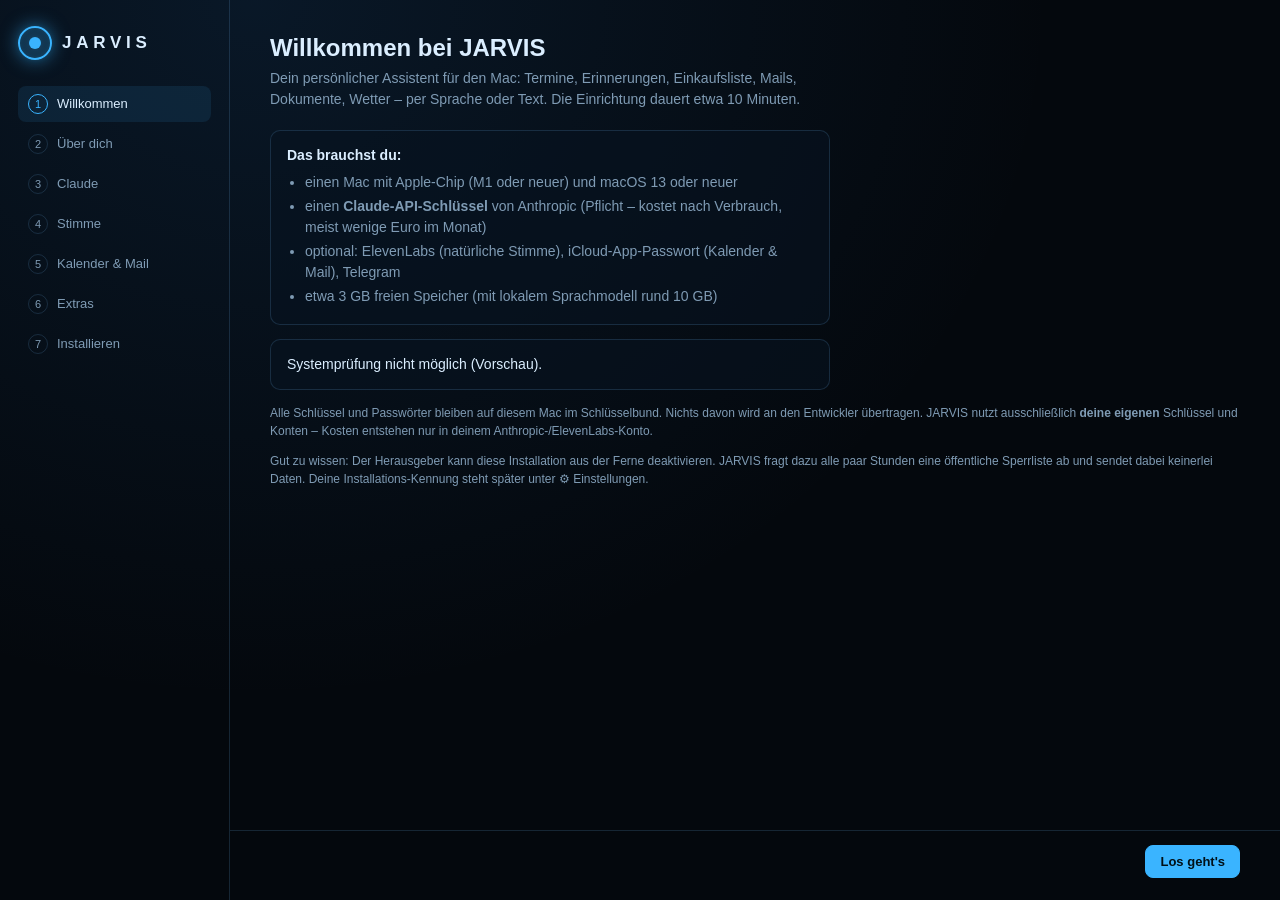
<file: installer/assistent.html>
<!doctype html>
<html lang="de">
<head>
<meta charset="utf-8">
<meta name="viewport" content="width=device-width, initial-scale=1">
<title>JARVIS einrichten</title>
<style>
:root{--bg:#04080d;--panel:#081320;--line:rgba(120,190,255,.16);--text:#dbeeff;--dim:#7f9bb4;--acc:#3ab4ff;
  --ok:#3ddc97;--warn:#f2b84b;--crit:#ff6b6b;--sans:-apple-system,"SF Pro Text","Helvetica Neue",sans-serif;
  --mono:"SF Mono",Menlo,monospace}
*{box-sizing:border-box}
html,body{margin:0;height:100%;background:var(--bg);color:var(--text);font:14px/1.5 var(--sans);-webkit-user-select:none;user-select:none}
body{display:grid;grid-template-columns:230px 1fr;background:radial-gradient(ellipse at 20% 0%,rgba(40,120,200,.14),transparent 55%),var(--bg)}
aside{border-right:1px solid var(--line);padding:26px 18px;display:flex;flex-direction:column;gap:4px}
.logo{display:flex;align-items:center;gap:10px;margin-bottom:22px}
.ring{width:34px;height:34px;border-radius:50%;border:2px solid var(--acc);box-shadow:0 0 18px rgba(58,180,255,.55),inset 0 0 12px rgba(58,180,255,.4);position:relative}
.ring::after{content:"";position:absolute;inset:9px;border-radius:50%;background:var(--acc);box-shadow:0 0 14px var(--acc)}
.logo b{font:600 17px var(--sans);letter-spacing:.28em}
.schritt{padding:8px 10px;border-radius:8px;color:var(--dim);font-size:13px;display:flex;gap:9px;align-items:center}
.schritt i{font-style:normal;width:20px;height:20px;border-radius:50%;border:1px solid var(--line);display:grid;place-items:center;font-size:11px}
.schritt.aktiv{background:rgba(58,180,255,.1);color:var(--text)}
.schritt.aktiv i{border-color:var(--acc);color:var(--acc)}
.schritt.fertig i{background:var(--acc);border-color:var(--acc);color:#001018}
aside .fuss{margin-top:auto;font-size:11px;color:var(--dim)}
main{display:flex;flex-direction:column;min-width:0}
.seite{display:none;padding:34px 40px 10px;overflow:auto;flex:1}
.seite.zeige{display:block}
h1{font:600 24px var(--sans);margin:0 0 6px}
h2{font:600 15px var(--sans);margin:22px 0 8px;color:#bfe3ff}
p.lead{color:var(--dim);margin:0 0 20px;max-width:560px}
.feld{margin:0 0 14px;max-width:560px}
.feld label{display:block;font-size:12px;color:var(--dim);margin:0 0 5px;letter-spacing:.02em}
.feld label em{font-style:normal;color:var(--acc)}
.zeile{display:flex;gap:8px;align-items:center}
input[type=text],input[type=password],select{-webkit-user-select:text;user-select:text;width:100%;padding:9px 11px;border-radius:8px;border:1px solid var(--line);
  background:var(--panel);color:var(--text);font:14px var(--sans);outline:none}
input:focus,select:focus{border-color:var(--acc);box-shadow:0 0 0 3px rgba(58,180,255,.15)}
input.mono{font-family:var(--mono);font-size:12.5px}
.hilfe{font-size:12px;color:var(--dim);margin-top:5px}
.hilfe a,a{color:var(--acc);text-decoration:none;cursor:pointer}
button{font:500 13px var(--sans);padding:8px 14px;border-radius:8px;border:1px solid var(--line);background:var(--panel);color:var(--text);cursor:pointer;white-space:nowrap}
button:hover{border-color:var(--acc)}
button.haupt{background:var(--acc);border-color:var(--acc);color:#001018;font-weight:600}
button:disabled{opacity:.45;cursor:default}
.status{font-size:12px;min-height:18px;margin-top:5px}
.status.ok{color:var(--ok)}.status.warn{color:var(--warn)}.status.fehler{color:var(--crit)}
.box{border:1px solid var(--line);border-radius:10px;padding:14px 16px;background:rgba(8,19,32,.6);max-width:560px;margin:0 0 14px}
.check{display:flex;gap:10px;align-items:flex-start;margin:0 0 12px;max-width:560px;cursor:pointer}
.check input{margin-top:3px;accent-color:var(--acc)}
.check small{display:block;color:var(--dim)}
.kinder .zeile{margin-bottom:6px}
.kinder input:first-child{width:90px;flex:none}
nav{display:flex;justify-content:space-between;align-items:center;padding:14px 40px 22px;border-top:1px solid var(--line)}
nav .hinweis{color:var(--warn);font-size:12px}
ul.liste{margin:6px 0 0;padding-left:18px;color:var(--dim)}
ul.liste li{margin:3px 0}
.zusammen{max-width:560px;font-size:13px}
.zusammen div{display:flex;justify-content:space-between;border-bottom:1px solid var(--line);padding:7px 0}
.zusammen span:last-child{color:var(--dim);text-align:right}
.fort{max-width:600px}
.balken{height:6px;border-radius:3px;background:var(--panel);overflow:hidden;margin:14px 0 18px}
.balken div{height:100%;width:0;background:linear-gradient(90deg,#1f7fd1,var(--acc));transition:width .5s ease;box-shadow:0 0 12px var(--acc)}
.schritte div{display:flex;gap:10px;align-items:center;padding:5px 0;color:var(--dim);font-size:13px}
.schritte div.laeuft{color:var(--text)}
.schritte div.laeuft::before{content:"";width:10px;height:10px;border-radius:50%;border:2px solid var(--acc);border-top-color:transparent;animation:d 0.9s linear infinite}
.schritte div.ok::before{content:"✓";color:var(--ok);width:14px}
.schritte div.warten::before{content:"·";width:14px;text-align:center}
.schritte div.fehler::before{content:"✕";color:var(--crit);width:14px}
@keyframes d{to{transform:rotate(360deg)}}
pre.log{-webkit-user-select:text;user-select:text;font:11px/1.45 var(--mono);color:var(--dim);background:#02060a;border:1px solid var(--line);border-radius:8px;
  padding:10px;height:150px;overflow:auto;white-space:pre-wrap;margin-top:14px}
.gross{font-size:52px;line-height:1;margin:8px 0 14px}
</style>
</head>
<body>
<aside>
  <div class="logo"><div class="ring"></div><b>JARVIS</b></div>
  <div class="schritt" data-s="0"><i>1</i>Willkommen</div>
  <div class="schritt" data-s="1"><i>2</i>Über dich</div>
  <div class="schritt" data-s="2"><i>3</i>Claude</div>
  <div class="schritt" data-s="3"><i>4</i>Stimme</div>
  <div class="schritt" data-s="4"><i>5</i>Kalender &amp; Mail</div>
  <div class="schritt" data-s="5"><i>6</i>Extras</div>
  <div class="schritt" data-s="6"><i>7</i>Installieren</div>
  <div class="fuss" id="version">–</div>
</aside>
<main>
  <!-- 0 Willkommen -->
  <section class="seite" data-s="0">
    <h1>Willkommen bei JARVIS</h1>
    <p class="lead">Dein persönlicher Assistent für den Mac: Termine, Erinnerungen, Einkaufsliste, Mails, Dokumente,
      Wetter – per Sprache oder Text. Die Einrichtung dauert etwa 10 Minuten.</p>
    <div class="box">
      <b>Das brauchst du:</b>
      <ul class="liste">
        <li>einen Mac mit Apple-Chip (M1 oder neuer) und macOS 13 oder neuer</li>
        <li>einen <b>Claude-API-Schlüssel</b> von Anthropic (Pflicht – kostet nach Verbrauch, meist wenige Euro im Monat)</li>
        <li>optional: ElevenLabs (natürliche Stimme), iCloud-App-Passwort (Kalender &amp; Mail), Telegram</li>
        <li>etwa 3 GB freien Speicher (mit lokalem Sprachmodell rund 10 GB)</li>
      </ul>
    </div>
    <div class="box" id="systembox">Prüfe deinen Mac …</div>
    <p class="hilfe">Alle Schlüssel und Passwörter bleiben auf diesem Mac im Schlüsselbund. Nichts davon wird an den Entwickler übertragen.
      JARVIS nutzt ausschließlich <b>deine eigenen</b> Schlüssel und Konten – Kosten entstehen nur in deinem Anthropic-/ElevenLabs-Konto.</p>
    <p class="hilfe">Gut zu wissen: Der Herausgeber kann diese Installation aus der Ferne deaktivieren. JARVIS fragt dazu alle paar
      Stunden eine öffentliche Sperrliste ab und sendet dabei keinerlei Daten. Deine Installations-Kennung steht später unter ⚙ Einstellungen.</p>
  </section>

  <!-- 1 Über dich -->
  <section class="seite" data-s="1">
    <h1>Über dich</h1>
    <p class="lead">Damit JARVIS dich richtig anspricht und das Wetter für deinen Ort kennt.</p>
    <div class="feld"><label>Wie soll JARVIS dich nennen? <em>*</em></label><input type="text" id="name" placeholder="Vorname"></div>
    <div class="feld"><label>Begrüßung</label>
      <select id="anrede">
        <option value="Sir">„Guten Morgen, Sir.“</option>
        <option value="Ma'am">„Guten Morgen, Ma'am.“</option>
        <option value="NAME">„Guten Morgen, &lt;Vorname&gt;.“</option>
        <option value="">„Guten Morgen.“</option>
      </select></div>
    <div class="feld"><label>Wohnort (für Wetter und Suche)</label><input type="text" id="ort" placeholder="z. B. Hamburg"></div>
  </section>

  <!-- 2 Claude -->
  <section class="seite" data-s="2">
    <h1>Claude – das Gehirn</h1>
    <p class="lead">JARVIS denkt mit Claude von Anthropic. Dafür brauchst du einen eigenen API-Schlüssel.</p>
    <div class="box">
      <b>So bekommst du ihn (2 Minuten):</b>
      <ul class="liste">
        <li><a data-url="https://console.anthropic.com/">console.anthropic.com</a> öffnen und Konto anlegen</li>
        <li>unter <i>Billing</i> ein Guthaben aufladen (z. B. 10 $)</li>
        <li>unter <i>API Keys</i> → <i>Create Key</i> – den Schlüssel kopieren (beginnt mit <code>sk-ant-</code>)</li>
      </ul>
    </div>
    <div class="feld"><label>Anthropic-API-Schlüssel <em>*</em></label>
      <div class="zeile"><input type="password" class="mono" id="k_anthropic" placeholder="sk-ant-…"><button data-pruef="anthropic">Prüfen</button></div>
      <div class="status" id="st_anthropic"></div></div>
  </section>

  <!-- 3 Stimme -->
  <section class="seite" data-s="3">
    <h1>Stimme</h1>
    <p class="lead">Ohne Angaben spricht JARVIS mit der eingebauten Mac-Stimme. Mit ElevenLabs klingt er wie ein echter Butler.</p>
    <div class="feld"><label>ElevenLabs-API-Schlüssel (optional)</label>
      <div class="zeile"><input type="password" class="mono" id="k_elevenlabs" placeholder="sk_…"><button data-pruef="elevenlabs">Prüfen</button></div>
      <div class="hilfe"><a data-url="https://elevenlabs.io/app/settings/api-keys">elevenlabs.io → Settings → API Keys</a> (Rechte: Text to Speech)</div>
      <div class="status" id="st_elevenlabs"></div></div>
    <div class="feld"><label>Voice-ID der deutschen Stimme (optional)</label>
      <input type="text" class="mono" id="stimme_de" placeholder="z. B. aus der Voice Library → „ID kopieren“">
      <div class="hilfe">Leer lassen = Standardstimme. Später änderbar mit <code>jarvis stimme de &lt;ID&gt;</code>.</div></div>
    <label class="check"><input type="checkbox" id="weckwort"><span>Auf „Hey Jarvis“ hören<small>Das Mikrofon hört lokal auf das Weckwort – nichts verlässt dabei den Mac.</small></span></label>
  </section>

  <!-- 4 Kalender & Mail -->
  <section class="seite" data-s="4">
    <h1>Kalender &amp; Mail</h1>
    <p class="lead">Für Termine und Mails aus iCloud. Überspringen geht auch – Erinnerungen, Notizen und Kontakte funktionieren trotzdem.</p>
    <div class="box">
      <b>App-spezifisches Passwort erstellen:</b>
      <ul class="liste">
        <li><a data-url="https://account.apple.com/account/manage">account.apple.com</a> → <i>Anmeldung und Sicherheit</i></li>
        <li><i>App-spezifische Passwörter</i> → „+“ → Name „JARVIS“</li>
        <li>Das Passwort sieht so aus: <code>abcd-efgh-ijkl-mnop</code> (nicht dein normales Apple-Passwort)</li>
      </ul>
    </div>
    <div class="feld"><label>Apple-ID (E-Mail)</label><input type="text" id="apple_id" placeholder="name@icloud.com"></div>
    <div class="feld"><label>iCloud-Mailadresse, falls anders</label><input type="text" id="icloud_mail" placeholder="leer = wie Apple-ID"></div>
    <div class="feld"><label>App-spezifisches Passwort</label><input type="password" class="mono" id="icloud_pw" placeholder="xxxx-xxxx-xxxx-xxxx">
      <div class="hilfe">Wird beim Installieren geprüft.</div></div>
  </section>

  <!-- 5 Extras -->
  <section class="seite" data-s="5">
    <h1>Extras</h1>
    <p class="lead">Alles optional – lässt sich später ergänzen.</p>
    <label class="check"><input type="checkbox" id="lokal" checked><span>Lokales Sprachmodell installieren (empfohlen)
      <small>Private Themen wie Gesundheit oder Finanzen bleiben auf dem Mac. Lädt ca. 7 GB im Hintergrund.</small></span></label>
    <div class="feld"><label>Dokumenten-Ordner (Archiv)</label>
      <div class="zeile"><input type="text" id="archiv" placeholder="kein Ordner – Archivsuche aus" readonly><button id="archivwahl">Wählen …</button></div>
      <div class="hilfe">JARVIS durchsucht ihn, legt Post ab und zeigt Dokumente. Am besten ein Ordner in iCloud Drive.</div></div>
    <h2>Weitere Dienste</h2>
    <div class="feld"><label>Telegram-Bot-Token (JARVIS unterwegs)</label>
      <div class="zeile"><input type="password" class="mono" id="k_telegram" placeholder="123456:ABC…"><button data-pruef="telegram">Prüfen</button></div>
      <div class="hilfe">In Telegram <a data-url="https://t.me/BotFather">@BotFather</a> → /newbot. Danach dem Bot einmal „/start“ schreiben.</div>
      <div class="status" id="st_telegram"></div></div>
    <div class="feld"><label>Serper-Schlüssel (Bilder aus der Google-Suche)</label>
      <div class="zeile"><input type="password" class="mono" id="k_serper"><button data-pruef="serper">Prüfen</button></div>
      <div class="hilfe"><a data-url="https://serper.dev">serper.dev</a> – 2.500 Suchen kostenlos. Ohne: Bilder von Wikimedia.</div>
      <div class="status" id="st_serper"></div></div>
    <div class="feld"><label>YouTube-API-Schlüssel (Videos einbetten)</label>
      <div class="zeile"><input type="password" class="mono" id="k_youtube" placeholder="AIza…"><button data-pruef="youtube">Prüfen</button></div>
      <div class="status" id="st_youtube"></div></div>
    <h2>Für Beamte und Soldaten</h2>
    <label class="check"><input type="checkbox" id="bh_aktiv"><span>Arztrechnungen über Beihilfe und PKV verwalten
      <small>Erkennt gescannte Rechnungen, Bescheide und Erstattungen, erinnert an Anträge und Zahlungen.</small></span></label>
    <div id="bh_felder" hidden>
      <div class="feld kinder"><label>Personen (Kürzel wie auf deinen Rechnungen, voller Name)</label>
        <div class="zeile"><input type="text" placeholder="AB"><input type="text" placeholder="Vorname Nachname"></div>
        <div class="zeile"><input type="text" placeholder="CD"><input type="text" placeholder="Vorname Nachname"></div>
        <div class="zeile"><input type="text" placeholder="EF"><input type="text" placeholder="Vorname Nachname"></div></div>
      <div class="feld"><label>Excel-Übersicht (optional)</label>
        <div class="zeile"><input type="text" id="bh_excel" readonly placeholder="keine"><button id="excelwahl">Wählen …</button></div></div>
    </div>
  </section>

  <!-- 6 Installieren -->
  <section class="seite" data-s="6">
    <div id="vorher">
      <h1>Bereit</h1>
      <p class="lead">Prüfe kurz deine Angaben. Danach installiert JARVIS sich selbst – du kannst zusehen.</p>
      <div class="zusammen" id="zusammen"></div>
    </div>
    <div id="waehrend" hidden class="fort">
      <h1 id="fort_titel">JARVIS wird installiert …</h1>
      <p class="lead" id="fort_text">Das dauert einige Minuten. Bitte den Mac wach lassen.</p>
      <div class="balken"><div id="balken"></div></div>
      <div class="schritte" id="schritte"></div>
      <pre class="log" id="log"></pre>
    </div>
    <div id="danach" hidden>
      <div class="gross">✓</div>
      <h1>JARVIS ist bereit.</h1>
      <p class="lead" id="danach_text">Falls macOS nach Erlaubnis fragt (Kalender, Erinnerungen, Kontakte, Mikrofon), bitte jeweils mit „OK“ bestätigen.</p>
      <div class="box"><b>Erste Schritte:</b><ul class="liste">
        <li>Leertaste gedrückt halten und sprechen – oder einfach tippen</li>
        <li>„Was steht heute an?“ · „Setz Milch auf die Einkaufsliste“ · „Wie wird das Wetter?“</li>
        <li>Im Terminal: <code>jarvis status</code> zeigt den Zustand</li></ul></div>
    </div>
  </section>

  <nav>
    <button id="zurueck">Zurück</button>
    <span class="hinweis" id="navhinweis"></span>
    <button class="haupt" id="weiter">Weiter</button>
  </nav>
</main>

<script>
"use strict";
// ---------- Brücke zur Installer-App (Swift) ----------
const offen = {}; let nr = 0;
function ruf(name, daten = {}) {
  return new Promise((res) => {
    const id = ++nr; offen[id] = res;
    const h = window.webkit?.messageHandlers?.jarvis;
    if (h) h.postMessage({ id, name, daten }); else setTimeout(() => res({ fehler: "keine Installer-App" }), 10);
  });
}
window.antwort = (id, wert) => { const f = offen[id]; delete offen[id]; if (f) f(wert); };

const $ = (id) => document.getElementById(id);
let seite = 0, info = {}, installiert = false, laeuft = false;
const pflicht = { 1: () => $("name").value.trim() ? "" : "Bitte einen Namen eingeben.",
                  2: () => /^sk-ant-/.test($("k_anthropic").value.trim()) ? "" : "Bitte einen gültigen Anthropic-Schlüssel eingeben (beginnt mit sk-ant-)." };

function zeige(n) {
  seite = n;
  document.querySelectorAll(".seite").forEach((s) => s.classList.toggle("zeige", +s.dataset.s === n));
  document.querySelectorAll(".schritt").forEach((s) => {
    s.classList.toggle("aktiv", +s.dataset.s === n); s.classList.toggle("fertig", +s.dataset.s < n);
  });
  $("zurueck").style.visibility = n === 0 || laeuft || installiert ? "hidden" : "visible";
  $("weiter").textContent = n === 6 ? (installiert ? "JARVIS öffnen" : "Installieren") : n === 0 ? "Los geht's" : "Weiter";
  $("weiter").disabled = laeuft || (n === 0 && info.blockiert);
  $("navhinweis").textContent = "";
  if (n === 6 && !laeuft && !installiert) zusammenfassen();
}
$("zurueck").onclick = () => zeige(Math.max(0, seite - 1));
$("weiter").onclick = async () => {
  if (seite === 6) { if (installiert) ruf("starten"); else installieren(); return; }
  const f = pflicht[seite]?.(); if (f) { $("navhinweis").textContent = f; return; }
  if (seite === 2 && !$("st_anthropic").classList.contains("ok")) {
    const ok = await pruefe("anthropic"); if (!ok) { $("navhinweis").textContent = "Der Schlüssel wurde nicht angenommen."; return; }
  }
  zeige(seite + 1);
};
document.addEventListener("click", (e) => { const a = e.target.closest("[data-url]"); if (a) { e.preventDefault(); ruf("oeffnen", { url: a.dataset.url }); } });

// ---------- Schlüssel prüfen ----------
async function pruefe(art) {
  const wert = $("k_" + art).value.trim(), st = $("st_" + art);
  if (!wert) { st.textContent = ""; st.className = "status"; return true; }
  st.textContent = "Prüfe …"; st.className = "status";
  const r = await ruf("pruefen", { art, wert });
  st.textContent = r.text || (r.ok ? "✓ gültig" : "✕ nicht angenommen");
  st.className = "status " + (r.ok ? (r.warn ? "warn" : "ok") : "fehler");
  return !!r.ok;
}
document.querySelectorAll("[data-pruef]").forEach((b) => b.onclick = () => pruefe(b.dataset.pruef));

// ---------- Ordner / Dateien ----------
$("archivwahl").onclick = async () => { const r = await ruf("ordnerWaehlen", { titel: "Dokumenten-Ordner wählen" }); if (r?.pfad) $("archiv").value = r.pfad; };
$("excelwahl").onclick = async () => { const r = await ruf("dateiWaehlen", { typen: ["xlsx", "xlsm"] }); if (r?.pfad) $("bh_excel").value = r.pfad; };
$("bh_aktiv").onchange = () => { $("bh_felder").hidden = !$("bh_aktiv").checked; };

// ---------- Angaben sammeln ----------
function angaben() {
  const name = $("name").value.trim();
  const an = $("anrede").value === "NAME" ? name : $("anrede").value;
  const archiv = $("archiv").value.trim();
  const kinder = [...document.querySelectorAll(".kinder .zeile")].map((z) => {
    const [k, n] = z.querySelectorAll("input"); return { kuerzel: k.value.trim(), name: n.value.trim() };
  }).filter((k) => k.kuerzel && k.name);
  let excel = $("bh_excel").value.trim();
  if (excel && archiv && excel.startsWith(archiv + "/")) excel = excel.slice(archiv.length + 1);
  return {
    name, anrede: an, ort: $("ort").value.trim(),
    schluessel: Object.fromEntries(["anthropic", "elevenlabs", "telegram", "serper", "youtube"].map((k) => [k, $("k_" + k).value.trim()])),
    stimme: { de: $("stimme_de").value.trim(), weckwort: $("weckwort").checked },
    icloud: { apple_id: $("apple_id").value.trim(), email: $("icloud_mail").value.trim(), pw: $("icloud_pw").value.trim() },
    archiv, lokal: $("lokal").checked, release_repo: info.release?.repo || "",
    beihilfe: { aktiv: $("bh_aktiv").checked, kinder, excel },
  };
}
function zusammenfassen() {
  const a = angaben(), ja = (x) => (x ? "✓" : "–");
  const zeilen = [["Name", a.name], ["Begrüßung", a.anrede ? `Guten Morgen, ${a.anrede}.` : "Guten Morgen."],
    ["Wohnort", a.ort || "–"], ["Claude", ja(a.schluessel.anthropic)],
    ["Stimme", a.schluessel.elevenlabs ? "ElevenLabs" : "Mac-Stimme"], ["Weckwort", ja(a.stimme.weckwort)],
    ["iCloud Kalender & Mail", a.icloud.apple_id ? a.icloud.apple_id : "–"],
    ["Lokales Modell", a.lokal ? "ja (lädt im Hintergrund)" : "nein"], ["Archiv", a.archiv ? a.archiv.split("/").pop() : "–"],
    ["Telegram", ja(a.schluessel.telegram)], ["Bilder (Serper)", ja(a.schluessel.serper)], ["YouTube", ja(a.schluessel.youtube)],
    ["Beihilfe/PKV", a.beihilfe.aktiv ? `ja (${a.beihilfe.kinder.length} Personen)` : "–"]];
  $("zusammen").innerHTML = zeilen.map(([k, v]) => `<div><span>${k}</span><span>${String(v).replace(/</g, "&lt;")}</span></div>`).join("");
}

// ---------- Installation ----------
const SCHRITTE = ["Mac prüfen", "Werkzeuge bereitstellen", "Programm kopieren", "Python-Umgebung und Pakete",
  "Einstellungen und Schlüssel speichern", "Hintergrunddienst starten", "JARVIS-App einrichten", "Lokales Modell", "Abschluss"];
function schritteZeigen() {
  $("schritte").innerHTML = SCHRITTE.map((s, i) => `<div class="warten" data-i="${i + 1}">${s}</div>`).join("");
}
function setzeSchritt(n, art) {
  document.querySelectorAll("#schritte div").forEach((d) => {
    const i = +d.dataset.i;
    if (i < n && !d.classList.contains("fehler")) d.className = "ok";
    if (i === n) d.className = art || "laeuft";
  });
  $("balken").style.width = Math.round(((n - 1) / SCHRITTE.length) * 100) + "%";
}
async function installieren() {
  laeuft = true; zeige(6);
  $("log").textContent = ""; $("fort_titel").textContent = "JARVIS wird installiert …";
  $("vorher").hidden = true; $("waehrend").hidden = false; schritteZeigen();
  const r = await ruf("installieren", { angaben: angaben() });
  if (r?.fehler) fertig(1, r.fehler);
}
// Zeilen aus dem Installationsskript: „SCHRITT n Titel“, „INFO …“, „WARN …“, „FEHLER …“, „FERTIG“
window.zeile = (t) => {
  const log = $("log"); log.textContent += t + "\n"; log.scrollTop = log.scrollHeight;
  let m;
  if ((m = t.match(/^SCHRITT (\d+)/))) setzeSchritt(+m[1]);
  else if ((m = t.match(/^INFO (.*)/))) $("fort_text").textContent = m[1];
  else if ((m = t.match(/^FEHLER (.*)/))) $("fort_text").textContent = "Problem: " + m[1];
};
window.fertig = (code, text) => {
  laeuft = false;
  if (code === 0) {
    installiert = true; $("balken").style.width = "100%";
    document.querySelectorAll("#schritte div").forEach((d) => { if (!d.classList.contains("fehler")) d.className = "ok"; });
    setTimeout(() => { $("waehrend").hidden = true; $("danach").hidden = false; zeige(6); }, 900);
  } else {
    const akt = document.querySelector("#schritte .laeuft"); if (akt) akt.className = "fehler";
    $("fort_titel").textContent = "Installation unterbrochen";
    $("fort_text").textContent = (text || "Siehe Protokoll unten.") + " Du kannst es erneut versuchen – bereits Erledigtes wird übersprungen.";
  }
  zeige(6);
  if (code !== 0) { $("weiter").textContent = "Erneut versuchen"; $("weiter").disabled = false; }
};

// ---------- Start ----------
(async () => {
  info = await ruf("info");
  if (info.name) $("name").value = info.name.split(" ")[0];
  $("version").textContent = info.release?.version ? `Version ${info.release.version}` : "";
  const probleme = [];
  if (info.arch && info.arch !== "arm64") probleme.push("JARVIS braucht einen Mac mit Apple-Chip (M1 oder neuer).");
  if (info.macos && parseInt(info.macos) < 13) probleme.push(`macOS ${info.macos} ist zu alt – bitte auf macOS 13 oder neuer aktualisieren.`);
  info.blockiert = probleme.length > 0;
  $("systembox").innerHTML = info.fehler ? "Systemprüfung nicht möglich (Vorschau)." : probleme.length
    ? `<span style="color:var(--crit)">✕ ${probleme.join("<br>✕ ")}</span>`
    : `<span style="color:var(--ok)">✓ Dein Mac ist geeignet</span> <span class="hilfe">(macOS ${info.macos}, ${info.frei_gb ?? "?"} GB frei)</span>`;
  if (info.archiv) $("archiv").value = info.archiv;
  zeige(0);
})();
</script>
</body>
</html>
</file>
